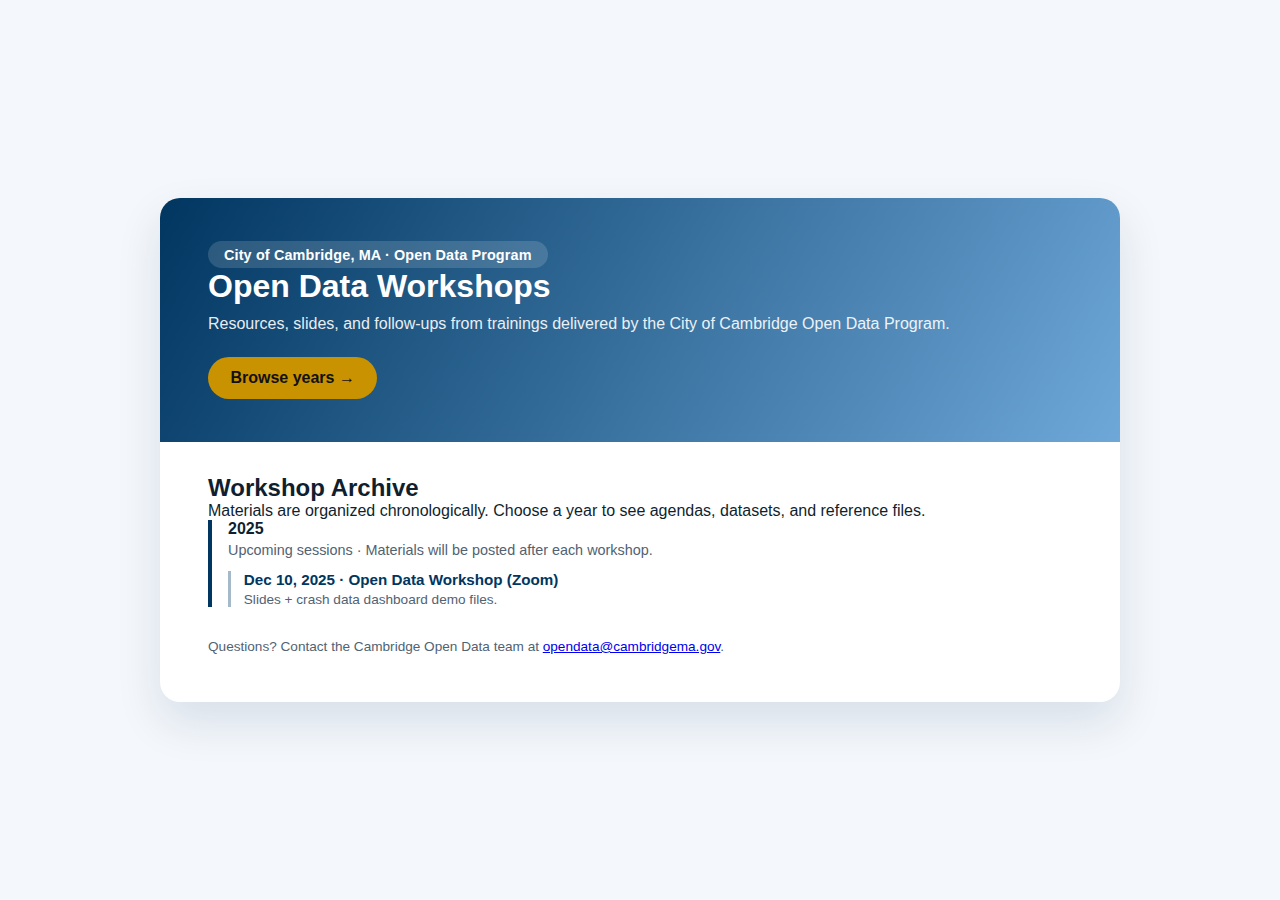
<file: index.html>
<!DOCTYPE html>
<html lang="en">
<head>
    <meta charset="UTF-8">
    <meta name="viewport" content="width=device-width, initial-scale=1.0">
    <title>City of Cambridge Open Data Workshops</title>
    <link rel="stylesheet" href="assets/site.css">
</head>
<body>
    <main>
        <header class="hero">
            <div class="pill">City of Cambridge, MA · Open Data Program</div>
            <h1>Open Data Workshops</h1>
            <p>Resources, slides, and follow-ups from trainings delivered by the City of Cambridge Open Data Program.</p>
            <a class="cta" href="#workshops">Browse years →</a>
        </header>
        <section id="workshops">
            <h2>Workshop Archive</h2>
            <p>Materials are organized chronologically. Choose a year to see agendas, datasets, and reference files.</p>
            <ul class="content-list">
                <li>
                    <strong>2025</strong>
                    <span>Upcoming sessions · Materials will be posted after each workshop.</span>
                    <ul class="sessions">
                        <li>
                            <a href="2025/2025-12-10-Open-Data-Workshop-Zoom/">Dec 10, 2025 · Open Data Workshop (Zoom)</a>
                            <span>Slides + crash data dashboard demo files.</span>
                        </li>
                    </ul>
                </li>
            </ul>
            <footer>
                Questions? Contact the Cambridge Open Data team at <a href="mailto:opendata@cambridgema.gov">opendata@cambridgema.gov</a>.
            </footer>
        </section>
    </main>
</body>
</html>
</file>
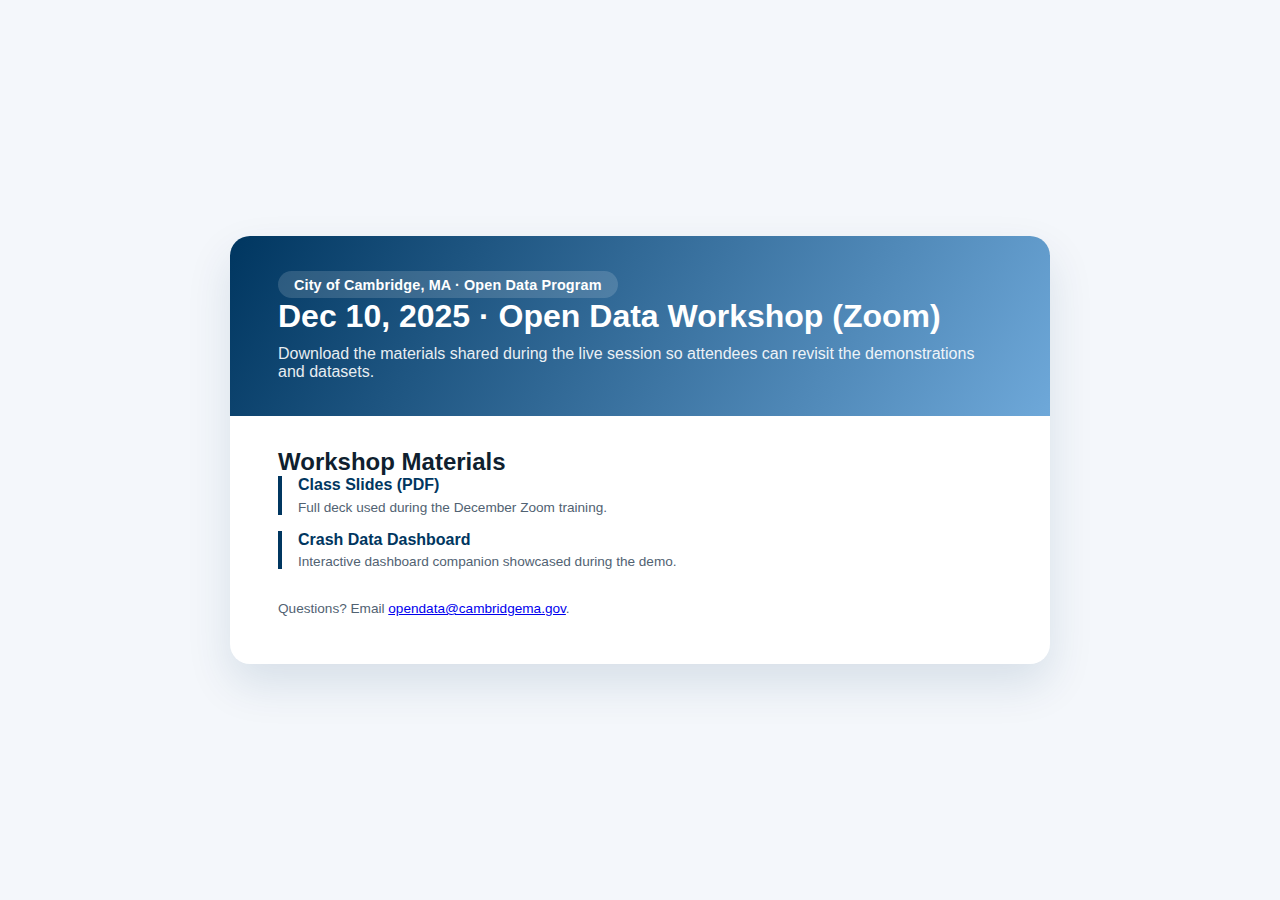
<file: 2025/2025-12-10-Open-Data-Workshop-Zoom/index.html>
<!DOCTYPE html>
<html lang="en">
<head>
    <meta charset="UTF-8">
    <meta name="viewport" content="width=device-width, initial-scale=1.0">
    <title>Dec 10, 2025 Open Data Workshop Resources</title>
    <link rel="stylesheet" href="../../assets/site.css">
</head>
<body class="workshop-detail">
    <main>
        <header class="hero hero--compact">
            <div class="pill">City of Cambridge, MA · Open Data Program</div>
            <h1>Dec 10, 2025 · Open Data Workshop (Zoom)</h1>
            <p>Download the materials shared during the live session so attendees can revisit the demonstrations and datasets.</p>
        </header>
        <section>
            <h2>Workshop Materials</h2>
            <ul class="resource-list">
                <li>
                    <a href="Open-Data-Portal-Public-Training-2025-12-Zoom.pdf">Class Slides (PDF)</a>
                    <small>Full deck used during the December Zoom training.</small>
                </li>
                <li>
                    <a href="crash-dash.html">Crash Data Dashboard</a>
                    <small>Interactive dashboard companion showcased during the demo.</small>
                </li>
            </ul>
            <footer>
                Questions? Email <a href="mailto:opendata@cambridgema.gov">opendata@cambridgema.gov</a>.
            </footer>
        </section>
    </main>
</body>
</html>
</file>
<file: assets/site.css>
:root {
    color-scheme: light;
    --cambridge-navy: #003660;
    --cambridge-sky: #6ea8d9;
    --cambridge-gold: #c99200;
    --ink: #0f1f2f;
    --slate: #516272;
    --paper: #ffffff;
    --mist: #f4f7fb;
}
* {
    box-sizing: border-box;
    margin: 0;
    padding: 0;
}
body {
    font-family: "Source Sans Pro", "Segoe UI", "Helvetica Neue", Arial, sans-serif;
    background: var(--mist);
    color: var(--ink);
    min-height: 100vh;
    padding: 2rem;
    display: flex;
    align-items: center;
    justify-content: center;
}
body.workshop-detail {
    padding: 2.5rem 1.5rem;
}
main {
    width: min(960px, 100%);
    background: var(--paper);
    border-radius: 20px;
    box-shadow: 0 20px 45px rgba(0, 54, 96, 0.12);
    overflow: hidden;
}
header.hero {
    background: linear-gradient(120deg, var(--cambridge-navy), var(--cambridge-sky));
    color: var(--paper);
    padding: 2.7rem 3rem;
}
header.hero.hero--compact {
    padding: 2.2rem 3rem;
}
header.hero p {
    opacity: 0.9;
    margin-top: 0.6rem;
}
section {
    padding: 2rem 3rem 3rem;
}
.pill {
    display: inline-flex;
    align-items: center;
    gap: 0.5rem;
    background: rgba(255, 255, 255, 0.15);
    color: var(--paper);
    padding: 0.35rem 1rem;
    border-radius: 999px;
    font-size: 0.9rem;
    font-weight: 600;
    letter-spacing: 0.01em;
}
ul.content-list {
    list-style: none;
    display: grid;
    gap: 1rem;
}
ul.content-list > li {
    border-left: 4px solid var(--cambridge-navy);
    padding-left: 1rem;
}
ul.content-list span {
    display: block;
    font-size: 0.9rem;
    color: var(--slate);
    margin-top: 0.25rem;
}
ul.sessions {
    list-style: none;
    margin-top: 0.8rem;
    display: grid;
    gap: 0.6rem;
}
ul.sessions li {
    border-left: 3px solid rgba(0, 54, 96, 0.35);
    padding-left: 0.8rem;
    font-size: 0.95rem;
}
ul.sessions a {
    color: var(--cambridge-navy);
    font-weight: 600;
    text-decoration: none;
}
ul.sessions a:hover {
    text-decoration: underline;
}
ul.sessions span {
    font-size: 0.85rem;
    color: var(--slate);
}
ul.resource-list {
    list-style: none;
    display: grid;
    gap: 1rem;
}
ul.resource-list li {
    border-left: 4px solid var(--cambridge-navy);
    padding-left: 1rem;
}
ul.resource-list a {
    color: var(--cambridge-navy);
    font-weight: 600;
    text-decoration: none;
}
ul.resource-list a:hover {
    text-decoration: underline;
}
ul.resource-list small {
    display: block;
    font-size: 0.85rem;
    color: var(--slate);
    margin-top: 0.35rem;
}
footer {
    padding-top: 2rem;
    font-size: 0.85rem;
    color: var(--slate);
}
a.cta {
    display: inline-flex;
    align-items: center;
    gap: 0.35rem;
    background: var(--cambridge-gold);
    color: #111111;
    text-decoration: none;
    font-weight: 700;
    padding: 0.75rem 1.4rem;
    border-radius: 999px;
    margin-top: 1.5rem;
    transition: transform 200ms ease, box-shadow 200ms ease;
}
a.cta:hover {
    transform: translateY(-2px);
    box-shadow: 0 10px 20px rgba(201, 146, 0, 0.35);
}
body.workshop-detail main {
    width: min(820px, 100%);
@media (max-width: 640px) {
    body {
        padding: 1.5rem;
    }
    header.hero,
    header.hero.hero--compact,
    section {
        padding: 1.75rem;
    }
    main {
        border-radius: 16px;
    }
}
</file>
